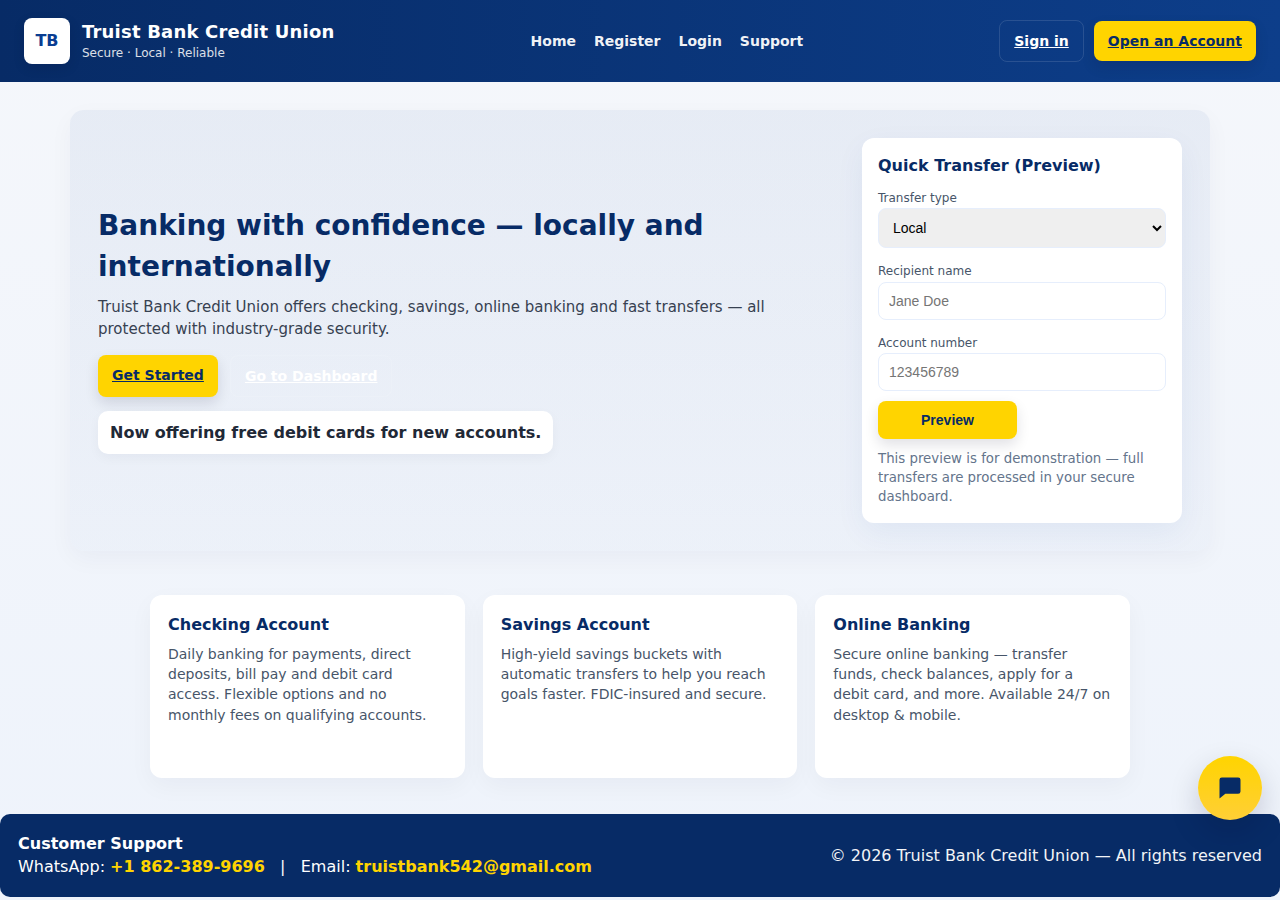
<file: index.html>
<!DOCTYPE html>
<html lang="en">
<head>
<meta charset="utf-8" />
<meta name="viewport" content="width=device-width,initial-scale=1" />
<title>Truist Bank Credit Union — Home</title>
<link rel="shortcut icon" href="#" />
<style>
  /* Base reset */
  * { box-sizing: border-box; margin: 0; padding: 0; }
  html,body{ height:100%; }
  body {
    font-family: "Inter", "Segoe UI", Roboto, system-ui, -apple-system, "Helvetica Neue", Arial;
    background: linear-gradient(180deg,#f5f7fb 0%, #eef3fb 100%);
    color: #1f2937;
    -webkit-font-smoothing:antialiased;
    line-height:1.45;
  }

  /* Header */
  .site-header{
    background: linear-gradient(90deg,#072b66 0%, #0d3e8a 100%);
    color: #fff;
    padding: 18px 24px;
    display:flex;
    align-items:center;
    justify-content:space-between;
    gap:16px;
  }
  .brand {
    display:flex; align-items:center; gap:12px;
  }
  .brand .logo {
    width:46px; height:46px; display:flex; align-items:center; justify-content:center;
    background: #fff; color:#0a3d91; border-radius:8px; font-weight:700;
    font-size:16px; box-shadow: 0 4px 12px rgba(2,9,44,0.12);
  }
  .brand .title {
    font-size:18px; font-weight:700; letter-spacing:0.2px;
  }
  nav.primary {
    display:flex; gap:18px; align-items:center;
  }
  nav.primary a {
    color: rgba(255,255,255,0.95); text-decoration:none; font-weight:600; font-size:14px;
  }
  .cta-group { display:flex; gap:10px; align-items:center; }
  .btn {
    padding:10px 14px; border-radius:8px; font-weight:700; font-size:14px; cursor:pointer; border:0;
  }
  .btn-ghost { background:transparent; color:#fff; border:1px solid rgba(255,255,255,0.12); }
  .btn-primary { background:#ffd400; color:#072b66; box-shadow:0 6px 14px rgba(2,9,44,0.12); }

  /* Layout */
  .container {
    width:100%; max-width:1180px; margin:28px auto; padding:0 20px;
  }

  /* Hero */
  .hero {
    display:flex; gap:28px; align-items:center; justify-content:space-between;
    background: linear-gradient(180deg, rgba(10,61,145,0.06), rgba(10,61,145,0.02));
    border-radius:14px; padding:28px; box-shadow: 0 8px 24px rgba(6,30,78,0.04);
  }
  .hero-left { flex:1 1 60%; min-width: 260px; }
  .hero h1 { color:#072b66; font-size:28px; margin-bottom:10px; }
  .hero p.lead { color:#374151; margin-bottom:14px; font-size:15px; }
  .hero .actions { display:flex; gap:12px; margin-top:6px; }
  .news-ticker {
    margin-top:14px; display:inline-block; background:#fff; padding:10px 12px; border-radius:10px;
    box-shadow: 0 4px 12px rgba(2,9,44,0.04); font-weight:600;
  }

  .hero-right {
    width:320px; background:#fff; border-radius:12px; padding:16px;
    box-shadow: 0 10px 30px rgba(10,61,145,0.06);
  }
  .hero-right h3 { color:#072b66; margin-bottom:8px; font-size:16px; }
  .mini-field { width:100%; margin-bottom:10px; }
  .mini-field input, .mini-field select {
    width:100%; padding:10px; border-radius:8px; border:1px solid #e6eefc;
    outline:none; font-size:14px;
  }
  .mini-field input:focus { box-shadow: 0 6px 18px rgba(10,61,145,0.06); border-color:#bcd3ff; }

  /* 3 Center Cards */
  .features {
    display:flex; gap:18px; margin-top:22px; justify-content:center; flex-wrap:wrap;
  }
  .feature-card {
    flex:1 1 260px; max-width: 360px;
    background:#fff; border-radius:12px; padding:18px; text-align:left;
    box-shadow: 0 8px 24px rgba(5,20,60,0.04);
  }
  .feature-card h4 { color:#072b66; margin-bottom:8px; font-size:16px; }
  .feature-card p { color:#475569; font-size:14px; margin-bottom:12px; }

  /* Footer */
  footer.site-footer {
    margin-top:36px; background:#072b66; color:#fff; padding:18px; border-radius:10px;
    display:flex; justify-content:space-between; align-items:center; gap:12px;
  }
  footer a { color:#ffd400; text-decoration:none; font-weight:700; }

  /* Help icon */
  .help-float {
    position:fixed; right:18px; bottom:80px; width:64px; height:64px; border-radius:50%;
    background:linear-gradient(180deg,#ffd400,#ffcf36); display:flex; align-items:center; justify-content:center;
    box-shadow: 0 12px 30px rgba(2,9,44,0.18); cursor:pointer; z-index:999;
  }
  .help-float img{ width:32px; height:32px; }

  /* small responsive */
  @media (max-width:880px){
    .hero { flex-direction:column; align-items:stretch; }
    .hero-right { width:100%; }
    .dashboard { padding: 18px; }
  }
</style>
</head>
<body>

  <!-- Header -->
  <header class="site-header" role="banner">
    <div class="brand" aria-hidden="false">
      <div class="logo" aria-hidden="true">TB</div>
      <div>
        <div class="title">Truist Bank Credit Union</div>
        <div style="font-size:12px;opacity:0.85">Secure · Local · Reliable</div>
      </div>
    </div>

    <nav class="primary" aria-label="Main navigation">
      <a href="index.html">Home</a>
      <a href="register.html">Register</a>
      <a href="login.html">Login</a>
      <a href="#support">Support</a>
    </nav>

    <div class="cta-group">
      <a class="btn btn-ghost" href="login.html">Sign in</a>
      <a class="btn btn-primary" href="register.html">Open an Account</a>
    </div>
  </header>

  <!-- Main container -->
  <main class="container" role="main">

    <!-- Hero -->
    <section class="hero" aria-labelledby="hero-title">
      <div class="hero-left">
        <h1 id="hero-title">Banking with confidence — locally and internationally</h1>
        <p class="lead">Truist Bank Credit Union offers checking, savings, online banking and fast transfers — all protected with industry-grade security.</p>

        <div class="actions">
          <a class="btn btn-primary" href="register.html">Get Started</a>
          <a class="btn btn-ghost" href="dashboard.html">Go to Dashboard</a>
        </div>

        <div class="news-ticker" id="live-news" aria-live="polite">Loading latest updates…</div>
      </div>

      <aside class="hero-right" aria-labelledby="quick-transfer">
        <h3 id="quick-transfer">Quick Transfer (Preview)</h3>

        <div class="mini-field">
          <label style="font-size:12px;color:#475569">Transfer type</label>
          <select id="heroTransferType">
            <option value="local">Local</option>
            <option value="international">International</option>
          </select>
        </div>

        <div class="mini-field">
          <label style="font-size:12px;color:#475569">Recipient name</label>
          <input id="heroRecipientName" placeholder="Jane Doe" />
        </div>

        <div class="mini-field">
          <label style="font-size:12px;color:#475569">Account number</label>
          <input id="heroRecipientAccount" placeholder="123456789" />
        </div>

        <div style="display:flex;gap:8px">
          <button id="heroPreviewBtn" class="btn btn-primary" style="flex:1">Preview</button>
          <button id="heroHelpBtn" class="btn btn-ghost" style="flex:1">Help</button>
        </div>

        <small style="display:block;margin-top:10px;color:#64748b">This preview is for demonstration — full transfers are processed in your secure dashboard.</small>
      </aside>
    </section>

    <!-- Feature cards (center) -->
    <section style="margin-top:22px">
      <div style="display:flex;justify-content:center">
        <div style="max-width:980px; width:100%">
          <div class="features" role="region" aria-label="Services">
            <article class="feature-card" aria-labelledby="f1">
              <h4 id="f1">Checking Account</h4>
              <p>Daily banking for payments, direct deposits, bill pay and debit card access. Flexible options and no monthly fees on qualifying accounts.</p>
              <a href="dashboard.html" class="btn btn-ghost" style="margin-top:8px">View checking</a>
            </article>

            <article class="feature-card" aria-labelledby="f2">
              <h4 id="f2">Savings Account</h4>
              <p>High-yield savings buckets with automatic transfers to help you reach goals faster. FDIC-insured and secure.</p>
              <a href="dashboard.html" class="btn btn-ghost" style="margin-top:8px">View savings</a>
            </article>

            <article class="feature-card" aria-labelledby="f3">
              <h4 id="f3">Online Banking</h4>
              <p>Secure online banking — transfer funds, check balances, apply for a debit card, and more. Available 24/7 on desktop & mobile.</p>
              <a href="dashboard.html" class="btn btn-ghost" style="margin-top:8px">Open online banking</a>
            </article>
          </div>
        </div>
      </div>
    </section>

  </main>

  <!-- Footer -->
  <footer class="site-footer" id="support" role="contentinfo">
    <div>
      <strong>Customer Support</strong><br />
      WhatsApp: <a href="https://wa.me/18623899696" target="_blank" rel="noopener">+1 862-389-9696</a> &nbsp; | &nbsp;
      Email: <a href="mailto:truistbank542@gmail.com">truistbank542@gmail.com</a>
    </div>
    <div style="opacity:0.95">© <span id="year"></span> Truist Bank Credit Union — All rights reserved</div>
  </footer>

  <!-- Floating help -->
  <div class="help-float" id="helpIcon" title="Get help">
    <!-- simple chat bubble icon (svg) -->
    <svg width="28" height="28" viewBox="0 0 24 24" fill="none" aria-hidden="true" xmlns="http://www.w3.org/2000/svg">
      <path d="M21 15a2 2 0 0 1-2 2H8l-5 4V5a2 2 0 0 1 2-2h14a2 2 0 0 1 2 2z" fill="#072b66"/>
    </svg>
  </div>

<script>
  // small helpers for live-news + welcome alert + quick-transfer preview
  (function(){
    // set year
    document.getElementById('year').textContent = new Date().getFullYear();

    // Live news messages
    const news = [
      "Now offering free debit cards for new accounts.",
      "Online banking updates deployed for faster transfers.",
      "Apply for a savings booster and earn more interest.",
      "24/7 WhatsApp support available at +1 862-389-9696."
    ];
    const newsBox = document.getElementById('live-news');
    let n = 0;
    newsBox.textContent = news[n];
    setInterval(()=> {
      n = (n+1) % news.length;
      newsBox.textContent = news[n];
    }, 5000);

    // Welcome alert if new user registration happened
    try {
      const newUser = localStorage.getItem('newUser');
      if(newUser && !localStorage.getItem('welcomedIndex')) {
        // polite non-blocking toast (simple)
        setTimeout(()=> alert(`Welcome to Truist Bank Credit Union, ${newUser}!`), 400);
        localStorage.setItem('welcomedIndex', '1');
      }
    } catch(e){ /* ignore storage errors */ }

    // Quick transfer preview: just a UI preview (safe)
    document.getElementById('heroPreviewBtn').addEventListener('click', ()=>{
      const t = document.getElementById('heroTransferType').value;
      const name = document.getElementById('heroRecipientName').value.trim();
      const acc = document.getElementById('heroRecipientAccount').value.trim();
      if(!name || !acc) {
        return alert("Enter recipient name and account number for preview.");
      }
      alert(`Preview: ${t==='local' ? 'Local' : 'International'} transfer to ${name} (acct ${acc}). Full transfer available in dashboard.`);
    });

    // help icon
    document.getElementById('helpIcon').addEventListener('click', ()=>{
      const support = "WhatsApp: +1 862-389-9696\\nEmail: truistbank542@gmail.com";
      alert("Customer support\\n\\n" + support);
    });

  })();
</script>

</body>
</html>
</file>
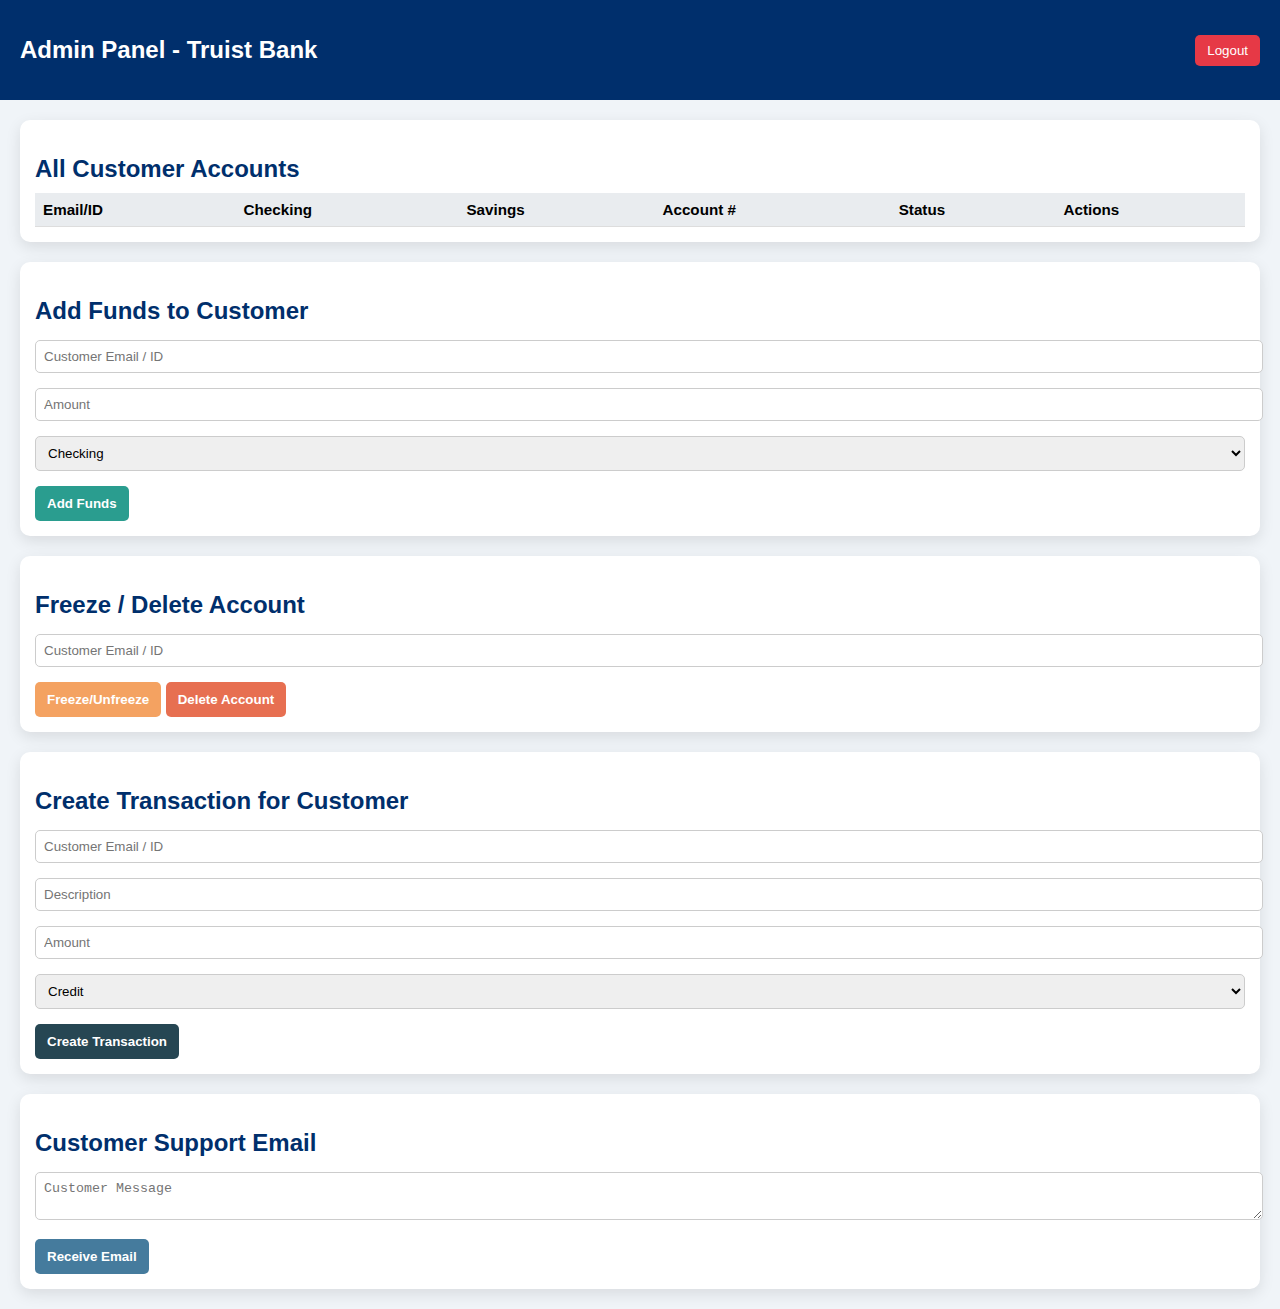
<file: admin.html>
<!DOCTYPE html>
<html lang="en">
<head>
<meta charset="UTF-8">
<meta name="viewport" content="width=device-width, initial-scale=1.0">
<title>Truist Bank Admin Panel</title>
<style>
/* General Styles */
body {
    font-family: Arial, sans-serif;
    background: #f0f4f8;
    margin: 0;
}
header {
    background-color: #002f6c;
    color: white;
    padding: 20px;
    display: flex;
    justify-content: space-between;
    align-items: center;
}
header h1 { font-size: 1.5rem; }
header button { background-color: #e63946; color: white; border: none; padding: 8px 12px; border-radius: 5px; cursor: pointer; }

.admin-container {
    display: flex;
    flex-direction: column;
    padding: 20px;
    gap: 20px;
}

/* Cards */
.card {
    background: white;
    padding: 15px;
    border-radius: 10px;
    box-shadow: 0 5px 15px rgba(0,0,0,0.1);
}
.card h2 { color: #002f6c; margin-bottom: 10px; }
input, select, textarea { width: 100%; padding: 8px; margin-top: 5px; margin-bottom: 10px; border-radius: 5px; border: 1px solid #ccc; }
button.action-btn { padding: 10px 12px; border: none; border-radius: 5px; font-weight: bold; cursor: pointer; margin-top: 5px; color: white; }
.add-btn { background-color: #2a9d8f; }
.remove-btn { background-color: #e76f51; }
.freeze-btn { background-color: #f4a261; }
.history-btn { background-color: #264653; }
.email-btn { background-color: #457b9d; }

/* Table */
table { width: 100%; border-collapse: collapse; margin-top: 10px; }
th, td { padding: 8px; border-bottom:1px solid #ddd; text-align:left; font-size:0.95rem; }
th { background-color:#e9ecef; }
button.table-btn { padding: 3px 6px; font-size:0.85rem; margin-right:5px; border:none; border-radius:3px; cursor:pointer; }
</style>
</head>
<body>

<header>
    <h1>Admin Panel - Truist Bank</h1>
    <button onclick="logout()">Logout</button>
</header>

<div class="admin-container">

    <!-- Accounts Table -->
    <div class="card">
        <h2>All Customer Accounts</h2>
        <table id="accountsTable">
            <thead>
                <tr>
                    <th>Email/ID</th>
                    <th>Checking</th>
                    <th>Savings</th>
                    <th>Account #</th>
                    <th>Status</th>
                    <th>Actions</th>
                </tr>
            </thead>
            <tbody></tbody>
        </table>
    </div>

    <!-- Add Funds -->
    <div class="card">
        <h2>Add Funds to Customer</h2>
        <input type="text" id="fundEmail" placeholder="Customer Email / ID">
        <input type="number" id="fundAmount" placeholder="Amount">
        <select id="fundType">
            <option value="checking">Checking</option>
            <option value="savings">Savings</option>
        </select>
        <button class="action-btn add-btn" id="fundCustomerBtn">Add Funds</button>
    </div>

    <!-- Freeze/Delete Account -->
    <div class="card">
        <h2>Freeze / Delete Account</h2>
        <input type="text" id="accountEmailAction" placeholder="Customer Email / ID">
        <button class="action-btn freeze-btn" id="freezeAccountBtn">Freeze/Unfreeze</button>
        <button class="action-btn remove-btn" id="deleteAccountBtn">Delete Account</button>
    </div>

    <!-- Create Transaction -->
    <div class="card">
        <h2>Create Transaction for Customer</h2>
        <input type="text" id="transEmail" placeholder="Customer Email / ID">
        <input type="text" id="transDesc" placeholder="Description">
        <input type="number" id="transAmount" placeholder="Amount">
        <select id="transType">
            <option value="credit">Credit</option>
            <option value="debit">Debit</option>
        </select>
        <button class="action-btn history-btn" id="createTransBtn">Create Transaction</button>
    </div>

    <!-- Receive Customer Email -->
    <div class="card">
        <h2>Customer Support Email</h2>
        <textarea id="customerEmail" placeholder="Customer Message"></textarea>
        <button class="action-btn email-btn" id="receiveEmailBtn">Receive Email</button>
        <div id="emailInbox"></div>
    </div>

</div>

<script>
// Admin JS
let accounts = JSON.parse(localStorage.getItem('accounts') || '{}');

function renderAccountsTable(){
    const tbody = document.querySelector("#accountsTable tbody");
    tbody.innerHTML = '';
    Object.keys(accounts).forEach(email=>{
        const acc = accounts[email];
        const tr = document.createElement('tr');
        tr.innerHTML = `
            <td>${email}</td>
            <td>$${acc.checking.toFixed(2)}</td>
            <td>$${acc.savings.toFixed(2)}</td>
            <td>${acc.accountNumber}</td>
            <td>${acc.frozen ? 'Frozen':'Active'}</td>
            <td>
                <button class="table-btn" style="background:#f4a261;color:white;" onclick="freezeAccount('${email}')">Freeze</button>
                <button class="table-btn" style="background:#e63946;color:white;" onclick="deleteAccount('${email}')">Delete</button>
            </td>
        `;
        tbody.appendChild(tr);
    });
}
renderAccountsTable();

// Add Funds
document.getElementById('fundCustomerBtn').addEventListener('click', ()=>{
    const email = document.getElementById('fundEmail').value.trim();
    const amount = parseFloat(document.getElementById('fundAmount').value);
    const type = document.getElementById('fundType').value;
    if(!email || isNaN(amount)|| amount<=0) return alert("Enter valid email and amount");
    if(!accounts[email]) return alert("Customer not found");
    accounts[email][type]+=amount;
    accounts[email].transactions.push({ type:'credit', description:`Admin added to ${type}`, amount });
    localStorage.setItem('accounts', JSON.stringify(accounts));
    renderAccountsTable();
    alert(`Added $${amount} to ${email}'s ${type}`);
});

// Freeze/Unfreeze
function freezeAccount(email){
    if(!accounts[email]) return alert("Customer not found");
    accounts[email].frozen = !accounts[email].frozen;
    localStorage.setItem('accounts', JSON.stringify(accounts));
    renderAccountsTable();
    alert(`Account ${accounts[email].frozen ? 'Frozen':'Unfrozen'}`);
}

// Delete Account
function deleteAccount(email){
    if(!accounts[email]) return alert("Customer not found");
    if(confirm(`Are you sure you want to delete ${email}?`)){
        delete accounts[email];
        localStorage.setItem('accounts', JSON.stringify(accounts));
        renderAccountsTable();
        alert("Account deleted successfully");
    }
}

// Create Transaction
document.getElementById('createTransBtn').addEventListener('click', ()=>{
    const email = document.getElementById('transEmail').value.trim();
    const desc = document.getElementById('transDesc').value.trim();
    const amount = parseFloat(document.getElementById('transAmount').value);
    const type = document.getElementById('transType').value;
    if(!email || !desc || isNaN(amount)|| amount<=0) return alert("Enter valid info");
    if(!accounts[email]) return alert("Customer not found");
    accounts[email].transactions.push({ type, description: desc, amount });
    localStorage.setItem('accounts', JSON.stringify(accounts));
    alert("Transaction created successfully");
});

// Receive Customer Email
document.getElementById('receiveEmailBtn').addEventListener('click', ()=>{
    const msg = document.getElementById('customerEmail').value.trim();
    if(!msg) return alert("Enter a message");
    const inbox = document.getElementById('emailInbox');
    const div = document.createElement('div');
    div.style.padding="5px"; div.style.borderBottom="1px solid #ccc"; div.textContent = msg;
    inbox.prepend(div);
    document.getElementById('customerEmail').value='';
    alert("Email received");
});

// Logout
function logout(){
    alert("Admin logged out");
    location.reload();
}
</script>

</body>
</html>
</file>
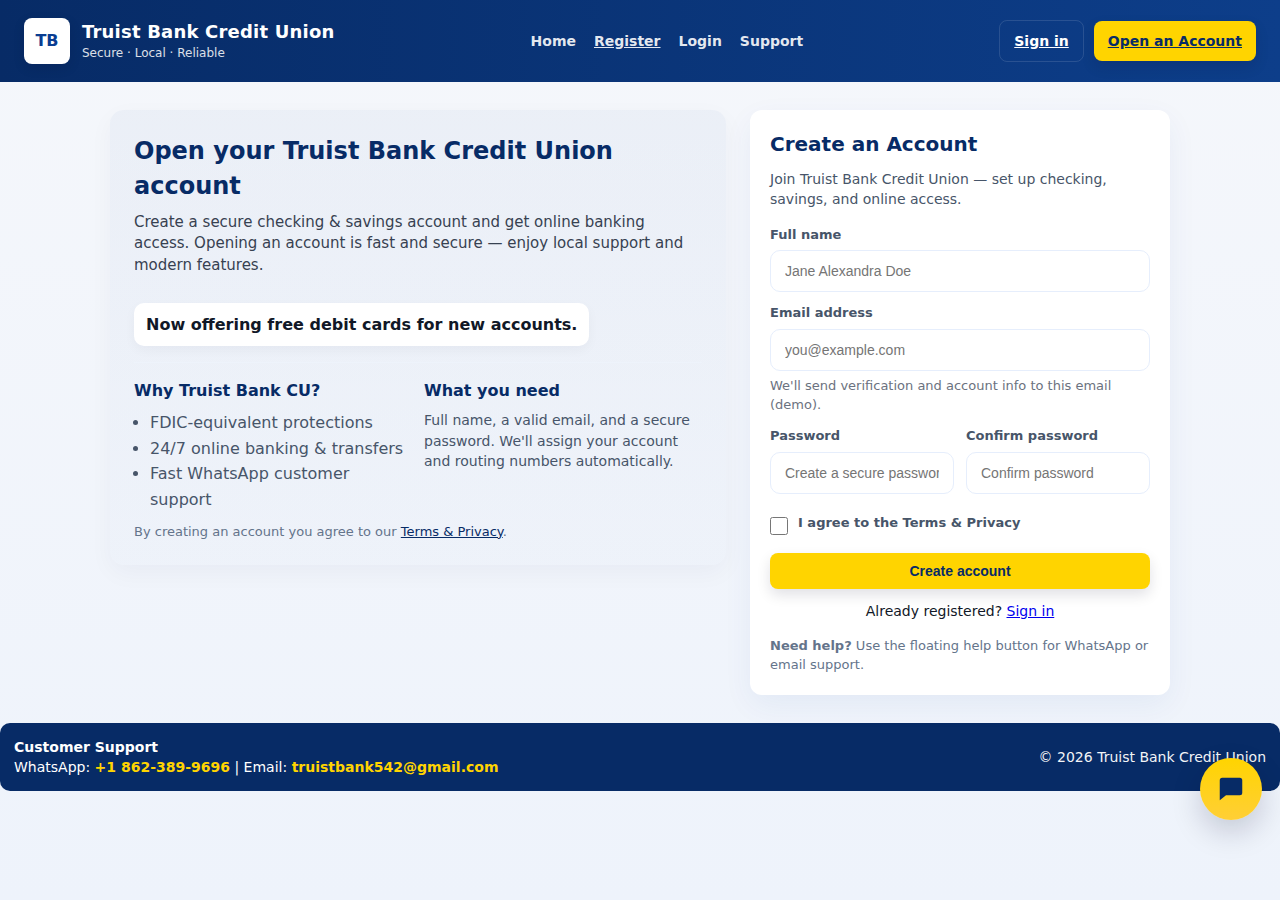
<file: Register.html>
<!DOCTYPE html>
<html lang="en">
<head>
<meta charset="utf-8" />
<meta name="viewport" content="width=device-width,initial-scale=1" />
<title>Register — Truist Bank Credit Union</title>

<style>
  /* Base reset & fonts */
  * { box-sizing: border-box; margin:0; padding:0; }
  html,body{ height:100%; }
  body {
    font-family: "Inter", "Segoe UI", Roboto, system-ui, -apple-system, "Helvetica Neue", Arial;
    background: linear-gradient(180deg,#f5f7fb 0%, #eef3fb 100%);
    color: #111827;
    -webkit-font-smoothing:antialiased;
    line-height:1.45;
  }

  /* Header */
  .site-header{
    background: linear-gradient(90deg,#072b66 0%, #0d3e8a 100%);
    color: #fff;
    padding: 18px 24px;
    display:flex;
    align-items:center;
    justify-content:space-between;
    gap:16px;
  }
  .brand { display:flex; align-items:center; gap:12px; }
  .logo {
    width:46px; height:46px; display:flex; align-items:center; justify-content:center;
    background: #fff; color:#0a3d91; border-radius:8px; font-weight:700;
    font-size:16px; box-shadow: 0 4px 12px rgba(2,9,44,0.12);
  }
  .brand .title { font-size:18px; font-weight:700; letter-spacing:0.2px; }
  nav.primary { display:flex; gap:18px; align-items:center; }
  nav.primary a { color: rgba(255,255,255,0.95); text-decoration:none; font-weight:600; font-size:14px; opacity:0.95; }
  .cta-group { display:flex; gap:10px; align-items:center; }

  .btn { padding:10px 14px; border-radius:8px; font-weight:700; font-size:14px; cursor:pointer; border:0; }
  .btn-ghost { background:transparent; color:#fff; border:1px solid rgba(255,255,255,0.12); }
  .btn-primary { background:#ffd400; color:#072b66; box-shadow:0 6px 14px rgba(2,9,44,0.12); }

  /* Container */
  .container { width:100%; max-width:1100px; margin:28px auto; padding:0 20px; }

  /* Page layout */
  .page-grid { display:grid; grid-template-columns: 1fr 420px; gap:24px; align-items:start; }
  @media(max-width:980px){ .page-grid { grid-template-columns: 1fr; } }

  /* Left panel - info */
  .left-panel {
    background: linear-gradient(180deg, rgba(10,61,145,0.04), rgba(10,61,145,0.01));
    border-radius:14px; padding:24px; box-shadow: 0 8px 24px rgba(6,30,78,0.04);
  }
  .left-panel h1 { color:#072b66; font-size:24px; margin-bottom:8px; }
  .left-panel p.lead { color:#374151; margin-bottom:14px; font-size:15px; }
  .news {
    margin-top:12px; display:inline-block; background:#fff; padding:10px 12px; border-radius:10px;
    box-shadow: 0 4px 12px rgba(2,9,44,0.04); font-weight:600;
  }

  /* Right panel - form */
  .card {
    background:#fff; border-radius:12px; padding:20px; box-shadow: 0 10px 30px rgba(10,61,145,0.06);
  }
  form h2 { color:#072b66; margin-bottom:10px; font-size:20px; }
  form p.sub { color:#475569; margin-bottom:16px; font-size:14px; }

  .form-row { display:flex; gap:12px; }
  .form-field { margin-bottom:12px; width:100%; }
  label { display:block; font-size:13px; color:#475569; margin-bottom:6px; font-weight:600; }
  input[type="text"], input[type="email"], input[type="password"] {
    width:100%; padding:12px 14px; border-radius:10px; border:1px solid #e6eefc;
    font-size:14px; outline:none;
  }
  input:focus { box-shadow: 0 8px 20px rgba(10,61,145,0.06); border-color:#bcd3ff; }

  .helper { font-size:13px; color:#6b7280; margin-top:6px; }

  .pw-match { font-size:13px; margin-top:6px; font-weight:700; }
  .pw-match.ok { color: #16a34a; }
  .pw-match.bad { color: #e11d48; }

  .btn-block { display:block; width:100%; margin-top:6px; }

  .small-note { font-size:13px; color:#64748b; margin-top:10px; }

  /* Footer */
  footer.site-footer {
    margin-top:20px; background:#072b66; color:#fff; padding:14px; border-radius:10px;
    display:flex; justify-content:space-between; align-items:center; gap:12px; font-size:14px;
  }
  footer a { color:#ffd400; text-decoration:none; font-weight:700; }

  /* Help floating */
  .help-float {
    position:fixed; right:18px; bottom:80px; width:62px; height:62px; border-radius:50%;
    background:linear-gradient(180deg,#ffd400,#ffcf36); display:flex; align-items:center; justify-content:center;
    box-shadow: 0 12px 30px rgba(2,9,44,0.18); cursor:pointer; z-index:999;
  }
  .help-float svg{ width:30px; height:30px; }

  /* success toast */
  .toast {
    position:fixed; left:50%; transform:translateX(-50%); bottom:160px;
    background:#0a3d91; color:white; padding:12px 18px; border-radius:10px; box-shadow:0 10px 30px rgba(2,9,44,0.2);
    display:none; z-index:1000; font-weight:700;
  }

</style>
</head>
<body>

  <!-- Header -->
  <header class="site-header" role="banner">
    <div class="brand" aria-hidden="false">
      <div class="logo" aria-hidden="true">TB</div>
      <div>
        <div class="title">Truist Bank Credit Union</div>
        <div style="font-size:12px;opacity:0.85">Secure · Local · Reliable</div>
      </div>
    </div>

    <nav class="primary" aria-label="Main navigation">
      <a href="index.html">Home</a>
      <a href="register.html" style="text-decoration:underline">Register</a>
      <a href="login.html">Login</a>
      <a href="#support">Support</a>
    </nav>

    <div class="cta-group">
      <a class="btn btn-ghost" href="login.html">Sign in</a>
      <a class="btn btn-primary" href="register.html">Open an Account</a>
    </div>
  </header>

  <!-- Container -->
  <main class="container" role="main">

    <div class="page-grid">

      <!-- left informational panel -->
      <section class="left-panel" aria-labelledby="reg-hero">
        <h1 id="reg-hero">Open your Truist Bank Credit Union account</h1>
        <p class="lead">Create a secure checking & savings account and get online banking access. Opening an account is fast and secure — enjoy local support and modern features.</p>

        <div class="news" id="live-news">Loading latest updates…</div>

        <hr style="margin:16px 0; border:none; border-top:1px solid #eef3fb" />

        <div style="display:flex; gap:12px; align-items:flex-start; flex-wrap:wrap">
          <div style="flex:1; min-width:220px;">
            <h4 style="color:#072b66; margin-bottom:8px">Why Truist Bank CU?</h4>
            <ul style="color:#475569; margin-left:16px; line-height:1.6">
              <li>FDIC-equivalent protections</li>
              <li>24/7 online banking & transfers</li>
              <li>Fast WhatsApp customer support</li>
            </ul>
          </div>
          <div style="flex:1; min-width:200px;">
            <h4 style="color:#072b66; margin-bottom:8px">What you need</h4>
            <p style="color:#475569; font-size:14px">Full name, a valid email, and a secure password. We'll assign your account and routing numbers automatically.</p>
          </div>
        </div>

        <p class="small-note">By creating an account you agree to our <a href="#" style="color:#072b66; text-decoration:underline">Terms & Privacy</a>.</p>
      </section>

      <!-- right form panel -->
      <aside class="card" aria-labelledby="register-title">
        <form id="registerForm" novalidate autocomplete="off">
          <h2 id="register-title">Create an Account</h2>
          <p class="sub">Join Truist Bank Credit Union — set up checking, savings, and online access.</p>

          <div class="form-field">
            <label for="fullName">Full name</label>
            <input id="fullName" type="text" placeholder="Jane Alexandra Doe" required />
          </div>

          <div class="form-field">
            <label for="email">Email address</label>
            <input id="email" type="email" placeholder="you@example.com" required />
            <div class="helper">We'll send verification and account info to this email (demo).</div>
          </div>

          <div class="form-row">
            <div class="form-field" style="flex:1">
              <label for="password">Password</label>
              <input id="password" type="password" placeholder="Create a secure password" minlength="6" required />
            </div>
            <div class="form-field" style="flex:1">
              <label for="confirmPassword">Confirm password</label>
              <input id="confirmPassword" type="password" placeholder="Confirm password" minlength="6" required />
            </div>
          </div>

          <div id="pwFeedback" class="pw-match" aria-live="polite"></div>

          <div style="display:flex; gap:10px; align-items:center; margin-top:8px;">
            <input id="agree" type="checkbox" style="width:18px;height:18px" />
            <label for="agree" style="font-size:13px;color:#475569">I agree to the Terms & Privacy</label>
          </div>

          <button id="submitBtn" class="btn btn-primary btn-block" type="submit" style="margin-top:14px">Create account</button>

          <p style="margin-top:12px; font-size:14px; text-align:center">Already registered? <a href="login.html">Sign in</a></p>
        </form>

        <div style="margin-top:16px; font-size:13px; color:#64748b;">
          <strong>Need help?</strong> Use the floating help button for WhatsApp or email support.
        </div>
      </aside>

    </div>
  </main>

  <!-- footer -->
  <footer class="site-footer" id="support">
    <div>
      <strong>Customer Support</strong><br />
      WhatsApp: <a href="https://wa.me/18623899696" target="_blank" rel="noopener">+1 862-389-9696</a> |
      Email: <a href="mailto:truistbank542@gmail.com">truistbank542@gmail.com</a>
    </div>
    <div style="opacity:0.95">© <span id="year"></span> Truist Bank Credit Union</div>
  </footer>

  <!-- help floating -->
  <div class="help-float" id="helpIcon" title="Get help">
    <svg viewBox="0 0 24 24" fill="none" xmlns="http://www.w3.org/2000/svg">
      <path d="M21 15a2 2 0 0 1-2 2H8l-5 4V5a2 2 0 0 1 2-2h14a2 2 0 0 1 2 2z" fill="#072b66"/>
    </svg>
  </div>

  <!-- toast -->
  <div id="toast" class="toast" role="status" aria-live="polite"></div>

<script>
(function(){
  // set year
  document.getElementById('year').textContent = new Date().getFullYear();

  // live news ticker
  const news = [
    "Now offering free debit cards for new accounts.",
    "WhatsApp support available 24/7 at +1 862-389-9696.",
    "Secure transfers and instant notifications.",
    "New: enhanced savings boosters — learn more in dashboard."
  ];
  const newsBox = document.getElementById('live-news');
  let n=0;
  newsBox.textContent = news[n];
  setInterval(()=> { n=(n+1)%news.length; newsBox.textContent = news[n]; }, 5000);

  // password match inline feedback
  const pw = document.getElementById('password');
  const pwc = document.getElementById('confirmPassword');
  const feedback = document.getElementById('pwFeedback');

  function checkPw(){
    const a = pw.value;
    const b = pwc.value;
    if(!a && !b){ feedback.textContent=''; feedback.className='pw-match'; return; }
    if(a.length < 6){
      feedback.textContent = 'Password too short (min 6 chars)';
      feedback.className = 'pw-match bad';
      return;
    }
    if(a === b){
      feedback.textContent = 'Passwords match ✓';
      feedback.className = 'pw-match ok';
    } else {
      feedback.textContent = 'Passwords do not match';
      feedback.className = 'pw-match bad';
    }
  }
  pw.addEventListener('input', checkPw);
  pwc.addEventListener('input', checkPw);

  // help floating button
  document.getElementById('helpIcon').addEventListener('click', ()=>{
    const helpText = "Customer support\n\nWhatsApp: +1 862-389-9696\nEmail: truistbank542@gmail.com\n\nWe reply quickly on WhatsApp.";
    alert(helpText);
  });

  // toast helper
  function showToast(msg, timeout=2600){
    const t = document.getElementById('toast');
    t.textContent = msg; t.style.display='block';
    setTimeout(()=> { t.style.display='none'; }, timeout);
  }

  // registration submit
  document.getElementById('registerForm').addEventListener('submit', function(e){
    e.preventDefault();

    const name = document.getElementById('fullName').value.trim();
    const email = document.getElementById('email').value.trim().toLowerCase();
    const password = pw.value;
    const confirm = pwc.value;
    const agree = document.getElementById('agree').checked;

    // basic validations
    if(!name || !email || !password || !confirm){
      return alert("Please fill all fields.");
    }
    if(password !== confirm){
      return alert("Passwords do not match.");
    }
    if(password.length < 6){
      return alert("Password must be at least 6 characters.");
    }
    if(!agree){
      return alert("Please agree to Terms & Privacy.");
    }

    // users array & accounts structure (used by dashboard/admin)
    const users = JSON.parse(localStorage.getItem('users') || '[]');
    if(users.some(u => u.email === email)){
      return alert("That email is already registered. Try logging in.");
    }

    // create realistic numbers
    const accountNumber = "4" + Math.floor(100000000 + Math.random()*900000000);
    const routingNumber = "026009593"; // consistent with dashboard examples

    // save user (minimal credential)
    users.push({ name, email, pass: password, accountNumber, routingNumber });
    localStorage.setItem('users', JSON.stringify(users));

    // ensure accounts object exists for dashboard and admin
    const accounts = JSON.parse(localStorage.getItem('accounts') || '{}');
    accounts[email] = {
      checking: 0,
      savings: 0,
      transactions: [],
      accountNumber,
      routingNumber,
      frozen: false
    };
    localStorage.setItem('accounts', JSON.stringify(accounts));

    // mark new user (welcome shows on index/dashboard)
    localStorage.setItem('newUser', name);
    // set currentUser so dashboard opens as logged in
    localStorage.setItem('currentUser', email);

    // friendly UI response
    showToast("Account created ✓ Redirecting to your dashboard...", 2200);
    setTimeout(()=> {
      window.location.href = "dashboard.html";
    }, 1200);
  });

})();
</script>

</body>
</html>
</file>
